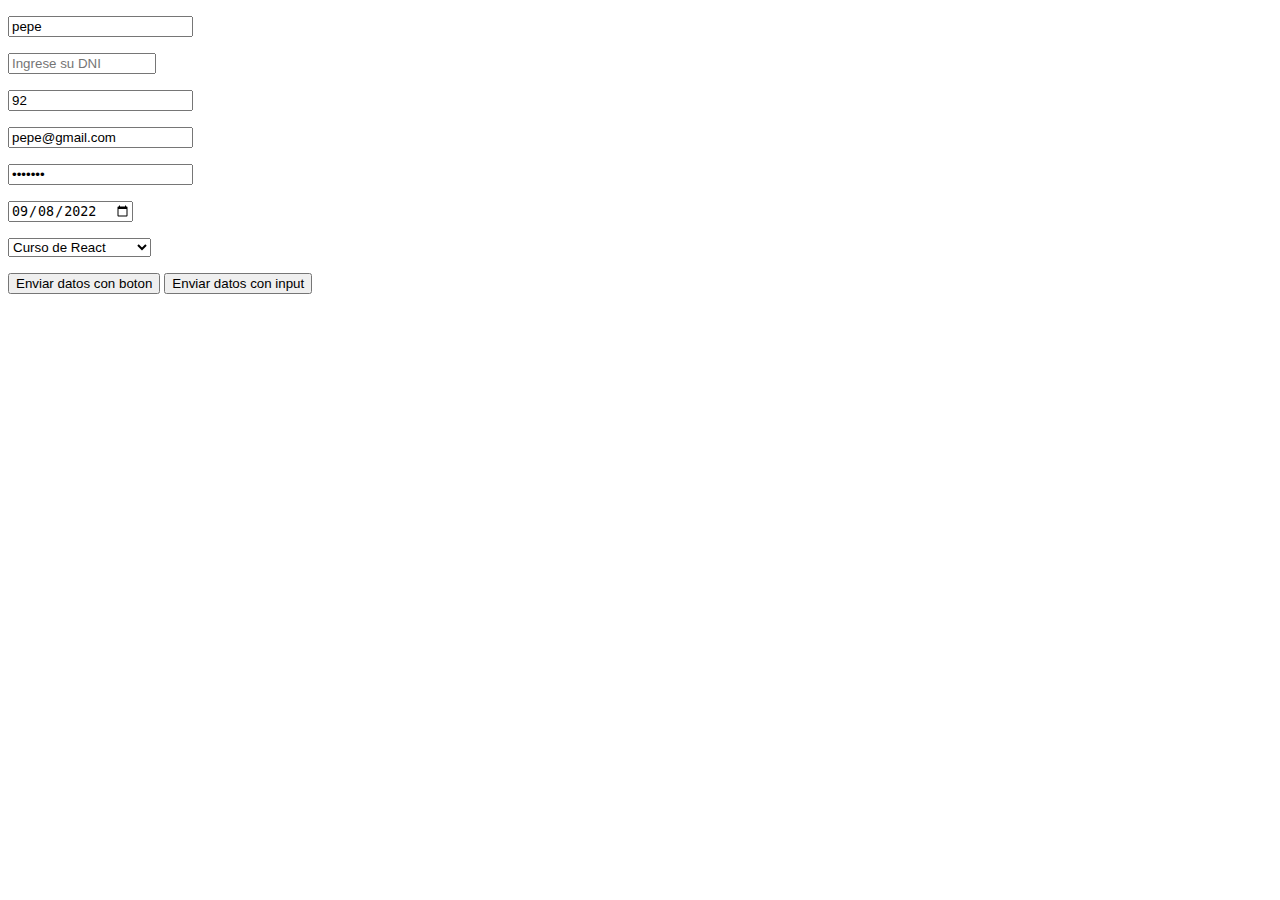
<file: formulario.html>
<!DOCTYPE html>
<html lang="en">
  <head>
    <meta charset="UTF-8" />
    <meta http-equiv="X-UA-Compatible" content="IE=edge" />
    <meta name="viewport" content="width=device-width, initial-scale=1.0" />
    <title>Formulario</title>
  </head>
  <body>
    <!-- *PARA PODER CREAR UN FORMULARIO NECESITAMOS LA ETIQUETA form -->
    <form action="">
      <!-- !Lo que esta dentro son las partes del formulario -->
      <!-- !IMPORTANT: Casi todos los tipos de input tiene placeholder -->
      <!-- INPUT type: text -->
      <!--? required: true(verdadero) -->
      <p>
        <input
          id="input-nombre"
          value="pepe"
          type="text"
          required
          name="nombre"
          readonly
          placeholder="ingrese su nombre"
        />
      </p>

      <!-- INPUT type: number -->
      <!-- Que el input tenga como max8 numeros -->
      <!-- maxlength: Para la longitud max -->
      <p>
        <input
          id="input-dni"
          type="number"
          style="width: 140px"
          maxlength="8"
          name="dni"
          placeholder="Ingrese su DNI"
        />
      </p>
      <p>
        <input
          required
          value="92"
          name="edad"
          type="number"
          placeholder="Ingrese su edad"
        />
      </p>

      <!-- INPUT type: email -->
      <p>
        <input
          value="pepe@gmail.com"
          required
          type="email"
          name="correo"
          placeholder="Ingrese su correo"
        />
      </p>

    
  <!-- INPUT type: password -->
      <p>
        <input
          value="1234567"
          required
          type="password"
          name="password"
          placeholder="Ingrese su contraseña"
        />
      </p>

      <!-- INPUT type: date -->
      <p>
        <input
          id="input-fecha"
          value="2022-09-08"
          required
          type="date"
          placeholder="Ingrese su fecha"
        />
      </p>

      <!-- Lista de opciones -->
      <p>
        <select required>
          <option value="1" disabled>Selecciona un curso</option>
          <option value="curso-react" selected>Curso de React</option>
          <option value="curso-html">Curso de HTML</option>
          <option value="curso-css">Curso de CSS</option>
          <option value="curso-angular">Curso de Angular</option>
        </select>
      </p>

      <!-- Botones para enviar datos -->
      <button type="submit">Enviar datos con boton</button>
      <input type="submit" value="Enviar datos con input" />
    </form>
  </body>
</html>
</file>
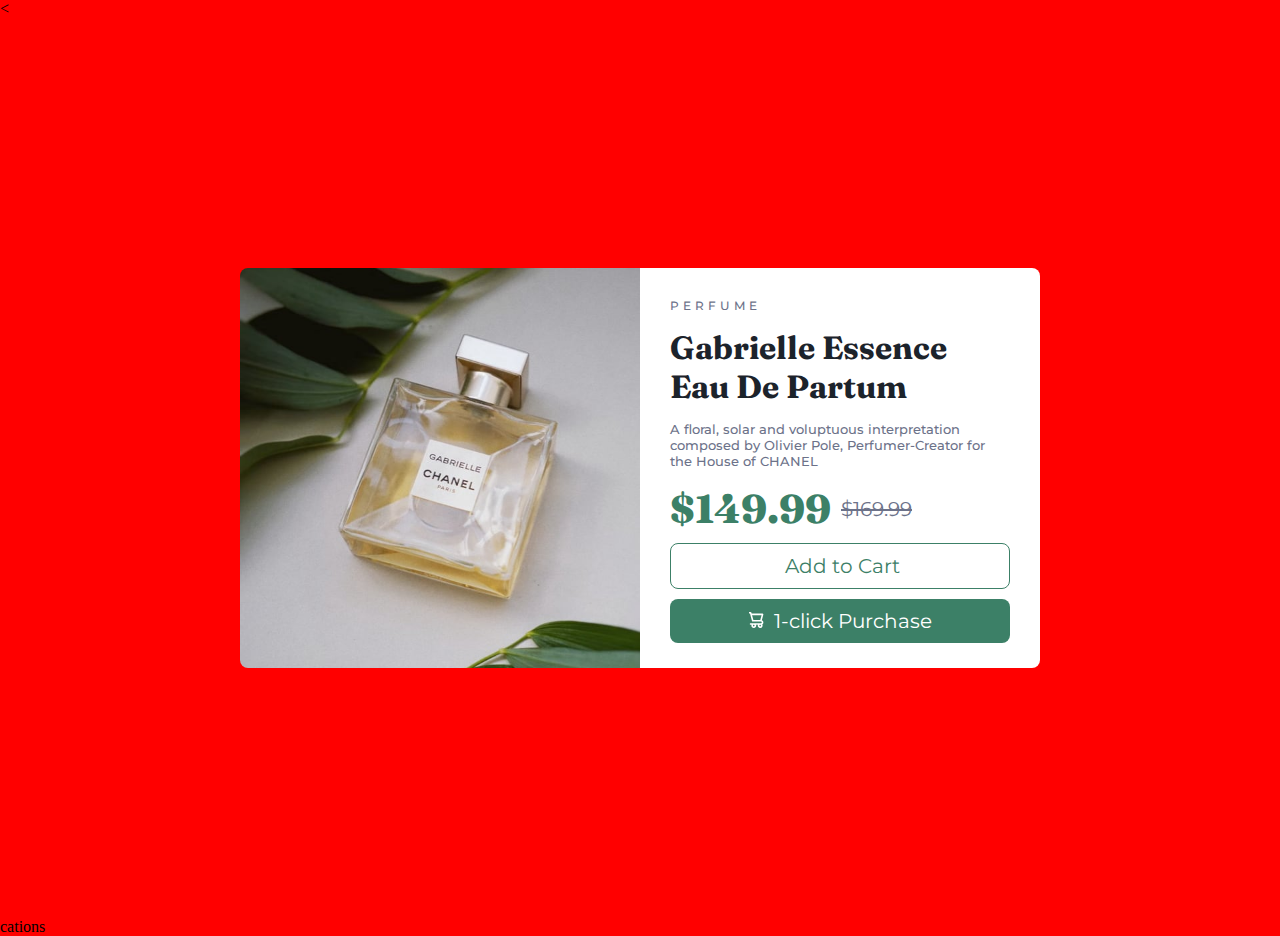
<file: reto1.html>
<<!DOCTYPE html>
<html lang="en">
  <head>
    <meta charset="UTF-8" />
    <meta http-equiv="X-UA-Compatible" content="IE=edge" />
    <meta name="viewport" content="width=device-width, initial-scale=1.0" />
    <title>Document</title>
    <link rel="preconnect" href="https://fonts.googleapis.com" />
    <link rel="preconnect" href="https://fonts.gstatic.com" crossorigin />
    <link
      href="https://fonts.googleapis.com/css2?family=Fraunces:opsz,wght@9..144,100;9..144,200;9..144,300;9..144,400;9..144,500;9..144,600;9..144,700;9..144,800;9..144,900&family=Montserrat:ital,wght@0,100;0,200;0,300;0,400;0,500;0,600;0,700;0,800;1,800&display=swap"
      rel="stylesheet"
    />
    <link rel="stylesheet" href="./css/reto1.css" />
  </head>
  <body>
    <div class="container">
      <div class="left-image"></div>
      <div class="content">
        <p class="sub-title">PERFUME</p>
        <h1 class="title">Gabrielle Essence Eau De Partum</h1>
        <p class="text-content">
          A floral, solar and voluptuous interpretation composed by Olivier
          Pole, Perfumer-Creator for the House of CHANEL
        </p>
        <div class="content-price">
          <div>
            <h1 class="offert-price">$149.99</h1>
          </div>
          <div>
            <p class="real-price">$169.99</p>
          </div>
        </div>
        <button>
          <img src="./images/icon-cart.svg" alt="" />
          &nbsp;Add to Cart
        </button>
        <button class="only-lg">
          <img src="./images/icon-cart.svg" alt="" />
          &nbsp;1-click Purchase
        </button>
      </div>
    </div>
  </body>
</html>
cations
</file>
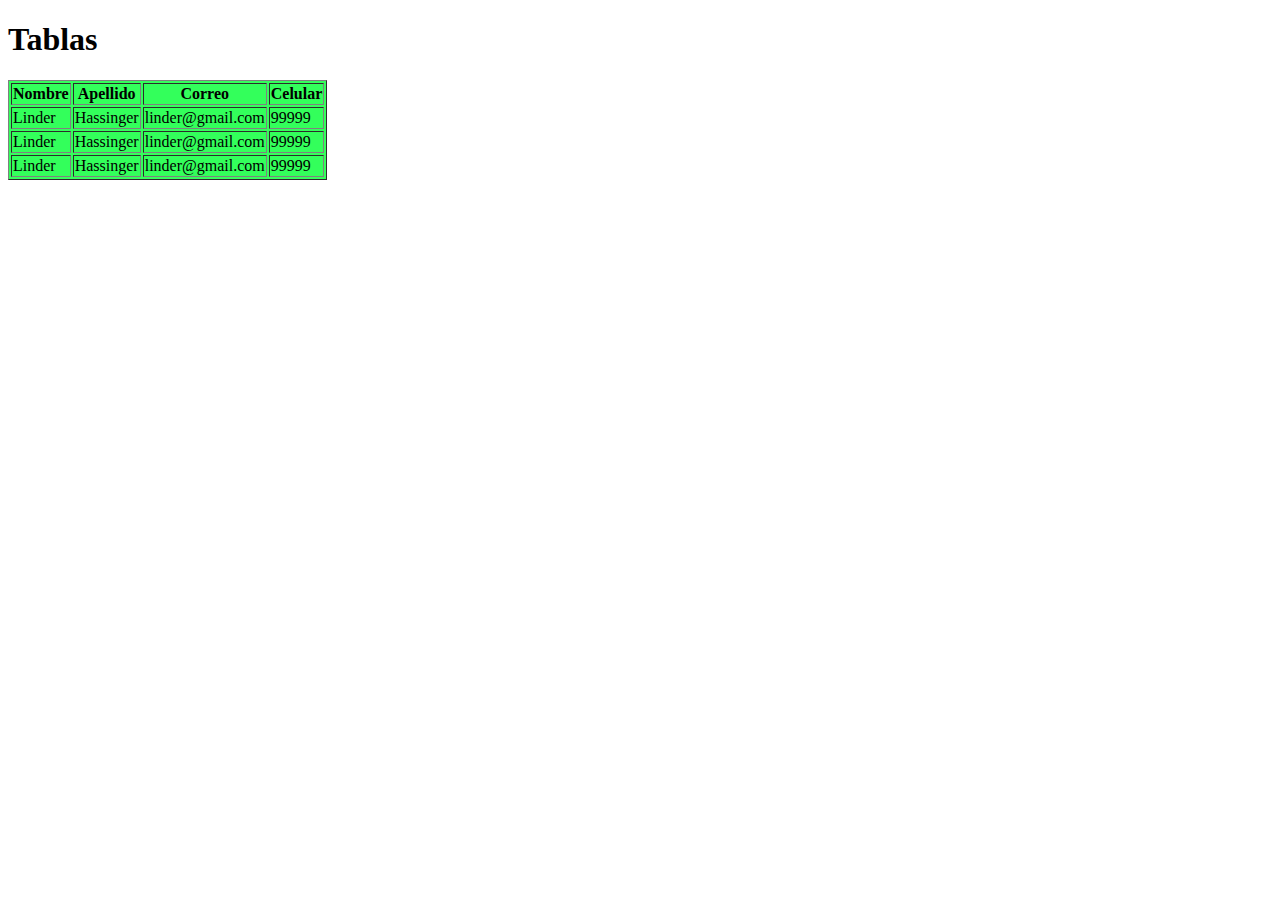
<file: tablas.html>
<!DOCTYPE html>
<html lang="en">
  <head>
    <meta charset="UTF-8" />
    <meta http-equiv="X-UA-Compatible" content="IE=edge" />
    <meta name="viewport" content="width=device-width, initial-scale=1.0" />
    <title>Document</title>
  </head>
  <body>
    <h1>Tablas</h1>
    <!-- Estructura correcta -->
    <table border="1" bgcolor = "33FF5B">
      <thead>
        <th>Nombre</th>
        <th>Apellido</th>
        <th>Correo</th>
        <th>Celular</th>
      </thead>
      <tbody>
        <tr>
          <td>Linder</td>
          <td>Hassinger</td>
          <td>linder@gmail.com</td>
          <td>99999</td>
        </tr>
        <tr>
          <td>Linder</td>
          <td>Hassinger</td>
          <td>linder@gmail.com</td>
          <td>99999</td>
        </tr>
        <tr>
          <td>Linder</td>
          <td>Hassinger</td>
          <td>linder@gmail.com</td>
          <td>99999</td>
        </tr>
      </tbody>
    </table>
  </body>
</html>
</file>
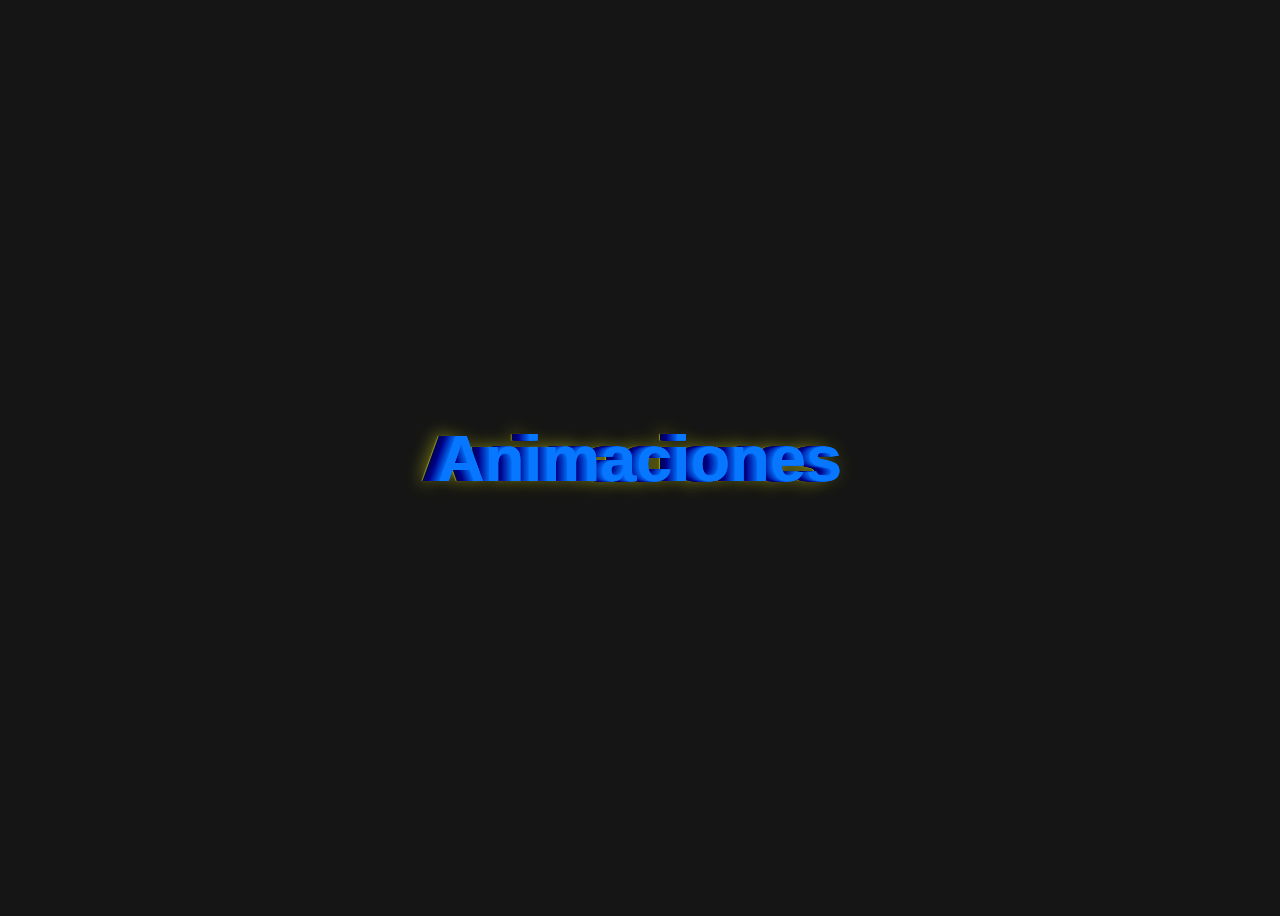
<file: animaciones/animaciones.html>
<!DOCTYPE html>
<html lang="en">
  <head>
    <meta charset="UTF-8" />
    <meta http-equiv="X-UA-Compatible" content="IE=edge" />
    <meta name="viewport" content="width=device-width, initial-scale=1.0" />
    <link rel="stylesheet" href="./animaciones.css" />
    <title>Document</title>
  </head>
  <body>
    <h1>Animaciones</h1>
    <!-- <p>Este es mi primer texto aniado</p> -->
  </body>
</html>
</file>
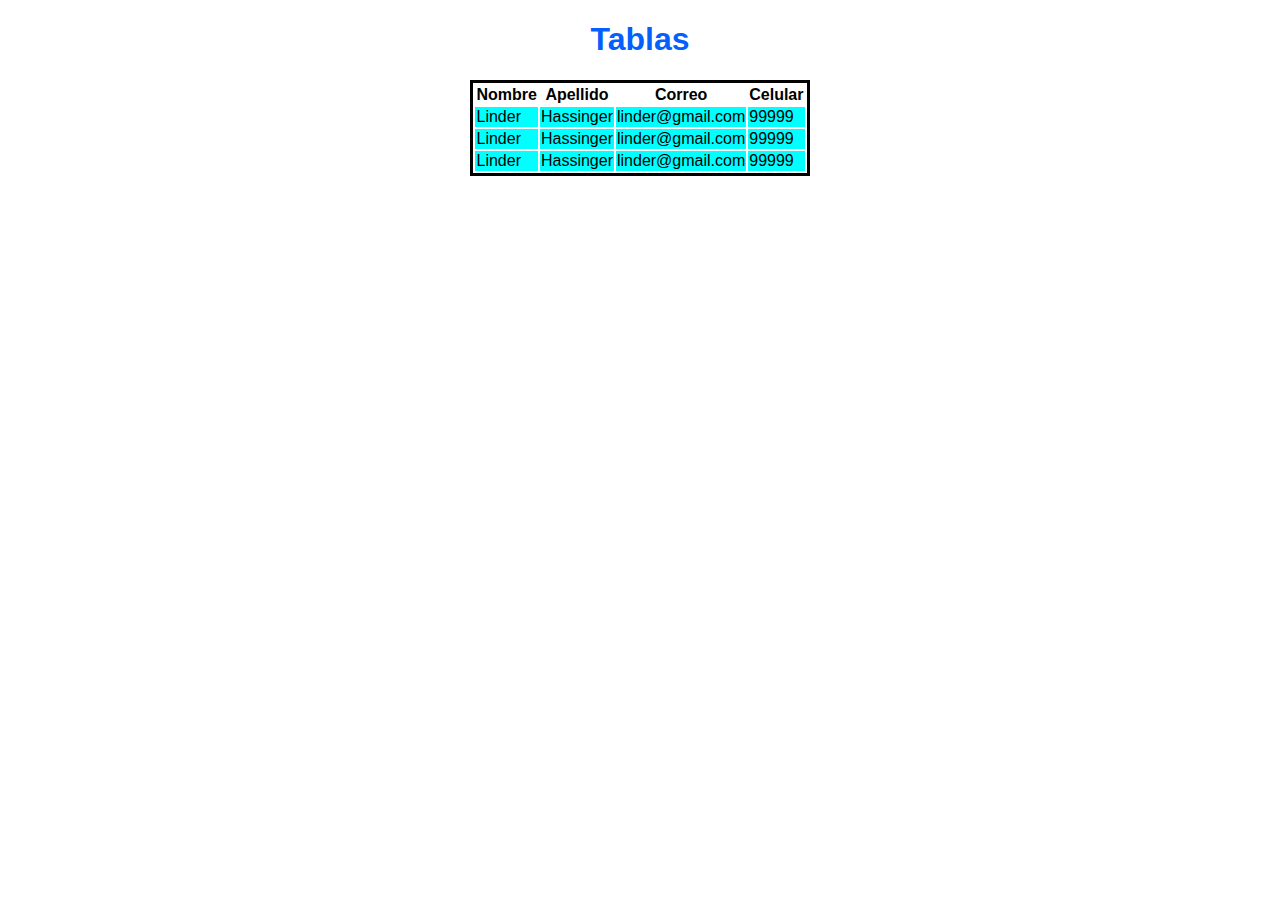
<file: tablas/tablas.html>
<!DOCTYPE html>
<html lang="en">
  <head>
    <meta charset="UTF-8" />
    <meta http-equiv="X-UA-Compatible" content="IE=edge" />
    <meta name="viewport" content="width=device-width, initial-scale=1.0" />
    <title>Document</title>
  </head>
  <!-- Agregamos la etiqueta style -->
  <!-- va a permitir escribir css y dar estilos a nuestros elementos -->
  <style>
    body {
      font-family: Arial;
      text-align: -webkit-center;
    }

    table {
      border: solid;
    }

    h1 {
      color: rgb(4, 95, 253);
    }

    td {
      background-color: aqua;
    }
  </style>
  <body>
    <h1>Tablas</h1>
    <!-- Estructura correcta -->
    <!-- background color (color de fondo) -->
    <!-- puede ser hexadecimal -->
    <!-- puede ser en ingles -->
    <!-- puedeser hsl - rgb - rgba -->
    <table>
      <thead>
        <!-- es buenas practica que mis elementos th esten dentro un tr -->
        <tr>
          <th>Nombre</th>
          <th>Apellido</th>
          <th>Correo</th>
          <th>Celular</th>
        </tr>
      </thead>
      <tbody>
        <tr>
          <td>Linder</td>
          <td>Hassinger</td>
          <td>linder@gmail.com</td>
          <td>99999</td>
        </tr>
        <tr>
          <td>Linder</td>
          <td>Hassinger</td>
          <td>linder@gmail.com</td>
          <td>99999</td>
        </tr>
        <tr>
          <td>Linder</td>
          <td>Hassinger</td>
          <td>linder@gmail.com</td>
          <td>99999</td>
        </tr>
      </tbody>
    </table>
  </body>
</html>
</file>
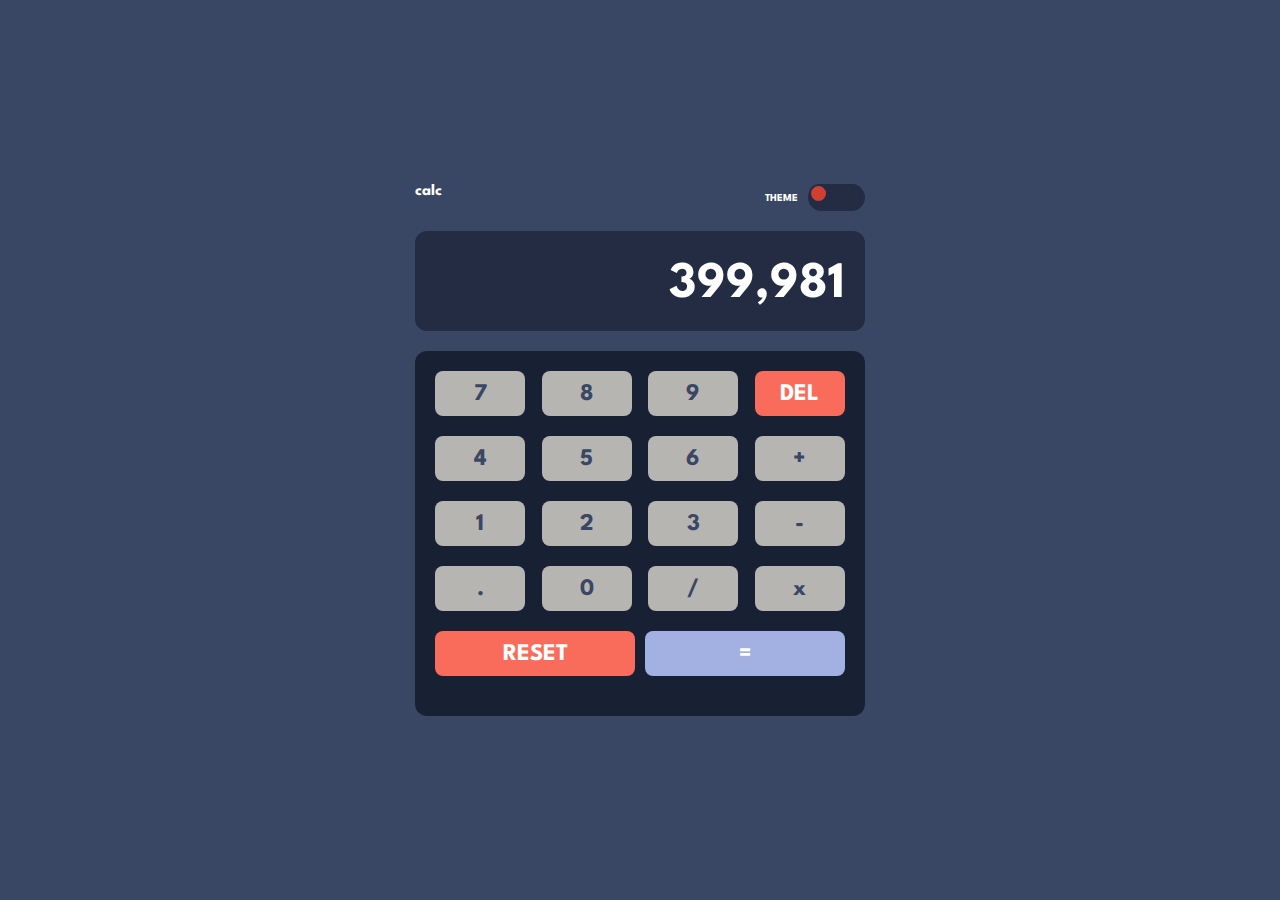
<file: RETOS/reto4/calculadora.html>
<!DOCTYPE html>
<html lang="en">
  <head>
    <meta charset="UTF-8" />
    <meta http-equiv="X-UA-Compatible" content="IE=edge" />
    <meta name="viewport" content="width=device-width, initial-scale=1.0" />
    <title>Document</title>
    <link rel="preconnect" href="https://fonts.googleapis.com" />
    <link rel="preconnect" href="https://fonts.gstatic.com" crossorigin />
    <link
      href="https://fonts.googleapis.com/css2?family=League+Spartan:wght@100;300;400;500;700;900&display=swap"
      rel="stylesheet"
    />
    <link rel="stylesheet" href="./calculadora.css" />
  </head>
  <body>
    <!-- section = div -->
    <section>
      <!-- titulo + themes -->
      <div class="section-title-theme">
        <h4 class="text-white">calc</h4>
        <div class="section-theme">
          <h6 class="text-white">THEME</h6>
          <div class="section-inputs">
            <input
              type="radio"
              onchange="getColorTheme(this)"
              value="blue"
              name="theme"
              checked
              class="theme"
            />
            <input
              type="radio"
              onchange="getColorTheme(this)"
              value="white"
              name="theme"
              class="theme"
            />
            <input
              type="radio"
              onchange="getColorTheme(this)"
              value="purple"
              name="theme"
              class="theme"
            />
          </div>
        </div>
      </div>
      <!-- muestra el resultado -->
      <div></div>
      <div class="section-result">
        <h1>399,981</h1>
      </div>
      <!-- muestra los botones -->
      <div></div>
      <div class="section-buttons">
        <div>
          <button>7</button>
          <button>8</button>
          <button>9</button>
          <button class="btn-blue">DEL</button>
        </div>
        <div>
          <button>4</button>
          <button>5</button>
          <button>6</button>
          <button>+</button>
        </div>
        <div>
          <button>1</button>
          <button>2</button>
          <button>3</button>
          <button>-</button>
        </div>
        <div>
          <button>.</button>
          <button>0</button>
          <button>/</button>
          <button>x</button>
        </div>
        <div>
          <button class="btn-blue btn-big">RESET</button>
          <button class="btn-equal btn-big">=</button>
        </div>
      </div>
    </section>
  </body>
  <script>
    // obtener el valor de los input
    document.documentElement.className = "theme-blue";
    function getColorTheme(input) {
      // theme-blue
      // theme-white
      // theme-purple
      document.documentElement.className = `theme-${input.value}`;
    }
  </script>
</html>
</file>
<file: css/reto1.css>
* * {
  margin: 0;
  padding: 0;
  box-sizing: border-box;
}
/* Mobile first */
body {
  background-color: blue;
}
.container {
  display: flex;
  flex-direction: column;
  justify-content: center;
  align-items: center;
  height: 100vh;
}
.left-image {
  background: url("../images/image-product-desktop.jpg");
  background-size: cover;
  background-repeat: no-repeat;
  background-position: 0% 33%;
  height: 200px;
  width: 300px;
  background-color: #fff;
  border-top-left-radius: 8px;
  border-top-right-radius: 8px;
}
.content {
  width: 300px;
  background-color: #fff;
  border-bottom-left-radius: 8px;
  border-bottom-right-radius: 8px;
  padding: 20px;
}
.sub-title {
  font-family: "Montserrat", sans-serif;
  color: hsl(228, 12%, 48%);
  font-size: 12px;
  font-weight: 500;
  letter-spacing: 4px;
}
.title {
  color: hsl(212, 21%, 14%);
  font-family: "Fraunces", sans-serif;
  margin-top: 15px;
}
.text-content {
  font-family: "Montserrat", sans-serif;
  color: hsl(228, 12%, 48%);
  margin-top: 15px;
  margin-bottom: 15px;
  font-size: 13px;
  font-weight: 500;
}
.content-price {
  display: flex;
  align-items: center;
}
.offert-price {
  color: hsl(158, 36%, 37%);
  font-family: "Fraunces", sans-serif;
  font-weight: 700;
}
.real-price {
  font-family: "Montserrat", sans-serif;
  color: hsl(228, 12%, 48%);
  margin-left: 10px;
  font-size: 13px;
  text-decoration: line-through;
}

.only-lg {
  display: none;
}

button {
  margin-top: 20px;
  width: 100%;
  border: none;
  padding: 10px;
  color: #fff;
  background-color: hsl(158, 36%, 37%);
  border-radius: 8px;
  font-family: "Montserrat", sans-serif;
  display: flex;
  justify-content: center;
  align-items: center;
  gap: 15px;
}
button:hover {
  cursor: pointer;
}
/* MD */
@media (min-width: 600px) {
  body {
    background-color: hsl(30, 38%, 92%);
  }
  .container {
    flex-direction: row;
  }
  
  .left-image {
    background-size: cover;
    background-position: 50% 0%;
    height: 400px;
    width: 200px;
    background-color: #fff;
    border-radius: 0px;
    border-top-left-radius: 8px;
    border-bottom-left-radius: 8px;
  }
  
  .content {
    height: 400px;
    width: 300px;
    background-color: #fff;
    border-radius: 0px;
    border-top-right-radius: 8px;
    border-bottom-right-radius: 8px;
    padding: 20px;
  }
}
/* LG */
@media (min-width: 900px) {
  body {
    background-color: red;
  }
  .left-image {
    background-size: cover;
    background-position: 50% 25%;
    height: 400px;
    width: 400px;
    background-color: #fff;
    border-radius: 0px;
    border-top-left-radius: 8px;
    border-bottom-left-radius: 8px;
  }
  
  .content {
    height: 400px;
    width: 400px;
    background-color: #fff;
    border-radius: 0px;
    border-top-right-radius: 8px;
    border-bottom-right-radius: 8px;
    padding: 30px;
  }

  button {
    margin-top: 30px;
    padding: 20px;
    margin-top: 10px;
    padding: 10px;
    font-size: 20px;
  }

  .content-price {
    margin-top: 30px;
    margin-top: 10px;
  }

  .offert-price {
    font-size: 40px;
    font-weight: 800;
  }
  
  .real-price {
    margin-left: 10px;
    font-size: 20px;
  }

  .only-lg {
    display: block;
  }

  button:nth-of-type(1) {
    background-color: #fff;
    color:hsl(158, 36%, 37%);
    border: 1px solid hsl(158, 36%, 37%);
  }
  button:nth-of-type(1) > img {
    display: none;
  }
}
</file>
<file: animaciones/animaciones.css>
body {
  font-family: Arial, Helvetica, sans-serif;
  background-color: rgb(21, 21, 21);
  display: flex;
  height: 100vh;
  justify-content: center;
  align-items: center;
}

/* **Animemos al p */
p {
  /* *Parte de una animacion */
  /* ?tiempo
   ! 4s = 4 segundos
   ! 13s = 13 segundos
   * El tiempo de una animacion
   * puede ser en segundos(s) o milisegundos(ms)
   */
  animation-duration: 4s;
  /* * Nombre de la animacion */
  animation-name: primera-animacion;
  /* Este propiedad va a permite poner el numero de
  veces que queramos que se haga la animacion */
  /* 
  Ejemplo  animation-iteration-count: 4 
  Esto se hara 4 veces
  Como hacemos para que sea infinito, para ellos
  debemos usar el valor infinite
  Esto hara que se repita de forma infinita
  */
  animation-iteration-count: infinite;
  animation-direction: alternate;
}

/** Tenemos que enlazar nuestra animacion 
** con nuestro keyframes y esto se da por el 
** nombre */
@keyframes primera-animacion {
  /** Lo que esta dentro de nuestro keyframes
  ** se llaman fotogramas */

  /*!El inicio de la animacion  */
  from {
    margin-left: 100%;
    /* margin-top: 40%; */
  }

  /*! Es el final de la animacion */
  to {
    margin-right: 100%;
    color: red;
    font-size: 30px;
  }
}

h1 {
  font-size: 65px;
  color: #0777ff;
  font-family: "Arial Black", Gadget, sans-serif;
  text-shadow: 0px 0px 0 rgb(-3, 109, 245), -1px 0px 0 rgb(-12, 100, 236),
    -2px 0px 0 rgb(-22, 90, 226), -3px 0px 0 rgb(-31, 81, 217),
    -4px 0px 0 rgb(-41, 71, 207), -5px 0px 0 rgb(-50, 62, 198),
    -6px 0px 0 rgb(-60, 52, 188), -7px 0px 0 rgb(-69, 43, 179),
    -8px 0px 0 rgb(-79, 33, 169), -9px 0px 0 rgb(-88, 24, 160),
    -10px 0px 0 rgb(-98, 14, 150), -11px 0px 0 rgb(-107, 5, 141),
    -12px 0px 0 rgb(-117, -5, 131), -13px 0px 0 rgb(-126, -14, 122),
    -14px 0px 0 rgb(-136, -24, 112), -15px 0px 0 rgb(-145, -33, 103),
    -16px 0px 0 rgb(-155, -43, 93), -17px 0px 0 rgb(-165, -53, 83),
    -18px 0px 17px rgba(233, 240, 24, 0.6),
    -18px 0px 1px rgba(233, 240, 24, 0.5), 0px 0px 17px rgba(233, 240, 24, 0.2);
  animation-duration: 6s;
  animation-name: screen-saver;
  animation-iteration-count: infinite;
  animation-direction: alternate;
}

@keyframes screen-saver {
  from {
    margin-left: 100%;
  }

  to {
    margin-right: 100%;
  }

  /* porcentajes de fotogramas */
  10% {
    margin-top: 500px;
  }

  30% {
    margin-top: -500px;
  }

  50% {
    margin-top: 500px;
  }

  70% {
    margin-top: -500px;
  }

  90% {
    margin-top: 500px;
  }

  100% {
    margin-top: 0;
  }
}
</file>
<file: RETOS/reto4/calculadora.css>
* {
    margin: 0;
    padding: 0;
    box-sizing: border-box;
  }
  .theme-blue {
    /* Esto contiene un valor pero en este caso es un color */
    --color-primary: hsl(222, 26%, 31%);
    --secondary-color: hsl(223, 31%, 20%);
    --extra-color: hsl(224, 36%, 15%);
    --bg-number-buttons: hsl(28, 16%, 65%);
    --bg-number-buttons: #b7b5b2;
    --bg-text-buttons: hsl(221, 14%, 31%);
    --text-big-color: #fff;
    --bg-del: #f96c5b;
    --bg-equal: #a2b0e2;
  }
  
  .theme-white {
    --color-primary: rgb(241, 241, 241);
    --secondary-color: hsl(223, 31%, 20%);
    --extra-color: hsl(224, 36%, 15%);
    --color-primary: hsl(0, 0%, 90%);
    --secondary-color: hsl(0, 5%, 81%);
    --extra-color: hsl(0, 0%, 93%);
    --bg-number-buttons: hsl(28, 16%, 65%);
    --bg-text-buttons: hsl(221, 14%, 31%);
    --text-big-color: #fff;
    --bg-del: hsl(185, 58%, 25%);
    --bg-equal: hsl(25, 98%, 40%);
  }
  
  .theme-purple {
    --color-primary: rgb(70, 0, 128);
    --secondary-color: hsl(223, 31%, 20%);
    --extra-color: hsl(224, 36%, 15%);
    --bg-number-buttons: hsl(28, 16%, 65%);
    --bg-number-buttons: hsl(30, 25%, 89%);
    --bg-text-buttons: hsl(221, 14%, 31%);
    --text-big-color: #fff;
  }
  body {
    background-color: var(--color-primary);
    height: 100vh;
    display: flex;
    align-items: center;
    justify-content: center;
    font-family: "League Spartan", sans-serif;
  }
  
  section {
    width: 600px;
    width: 450px;
  }
  
  .section-title-theme {
    display: flex;
    justify-content: space-between;
  }
  .text-white {
    color: var(--text-big-color);
  }
  .section-theme {
    display: flex;
    align-items: center;
    gap: 10px;
  }
  .section-inputs {
    background-color: var(--secondary-color);
    padding: 2px;
    border-radius: 20px;
    width: 57px;
  }
  
  input[type="radio"]:after {
    content: "";
    border: 2px solid var(--secondary-color);
    width: 15px;
    height: 15px;
    top: -2px;
    left: -1px;
    background-color: var(--secondary-color);
    position: relative;
    border-radius: 50%;
    display: inline-block;
    visibility: visible;
  }
  input[type="radio"]:checked:after {
    content: "";
    border: 2px solid var(--secondary-color);
    width: 15px;
    height: 15px;
    top: -2px;
    left: -1px;
    background-color: hsl(6, 63%, 50%);
    position: relative;
    border-radius: 50%;
    display: inline-block;
    visibility: visible;
  }
  
  .section-result {
    margin-top: 20px;
    padding: 20px;
    border-radius: 12px;
    background-color: var(--secondary-color);
    height: 100px;
  }
  
  .section-result h1 {
    font-size: 3.2em;
    margin-top: 10px;
    color: var(--text-big-color);
    text-align: right;
  }
  
  .section-buttons {
    background-color: var(--extra-color);
    margin-top: 20px;
    padding: 20px;
    border-radius: 12px;
  }
  
  .section-buttons div {
    display: flex;
    justify-content: space-between;
  }
  
  .section-buttons div button {
    background-color: var(--bg-number-buttons);
    color: var(--color-primary);
    width: 90px;
    height: 45px;
    margin-bottom: 20px;
    border-radius: 8px;
    font-size: 1.5em;
    padding-top: 10px;
    border: none;
    padding-bottom: 10px;
    font-weight: 700;
    font-family: "League Spartan", sans-serif;
    cursor: pointer;
  }
  
  .btn-equal {
    background-color: var(--bg-equal) !important;
    color: #fff !important;
  }
  
  .btn-blue {
    background-color: var(--bg-del) !important;
    color: #fff !important;
  }
  
  .section-buttons div button:hover {
    background-color: #fff;
  }
  
  .btn-big {
    width: 200px !important;
  }
</file>
